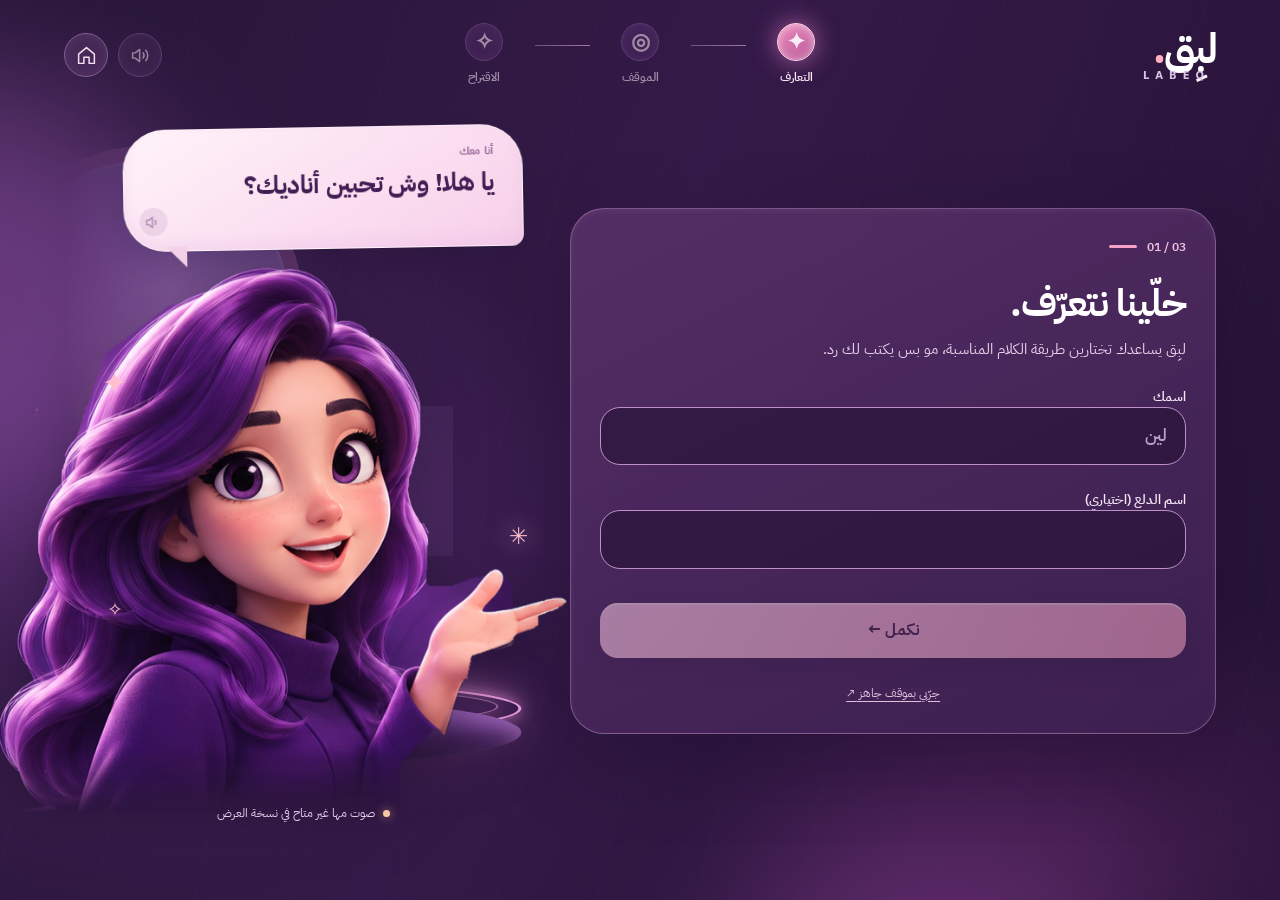
<file: docs/preview.html>
<!doctype html>
<html lang="ar" dir="rtl" data-mode="demo">
<head>
  <meta charset="utf-8" />
  <meta name="viewport" content="width=device-width, initial-scale=1" />
  <meta name="theme-color" content="#251334" />
  <meta name="description" content="لَبِق — مساعدة تفاعلية لاختيار أسلوب التواصل المناسب. اكتبي أو احكي موقفك." />
  <title>لَبِق | وش ودّك تقول؟</title>
  <link rel="preconnect" href="https://fonts.googleapis.com" />
  <link rel="preconnect" href="https://fonts.gstatic.com" crossorigin />
  <link href="https://fonts.googleapis.com/css2?family=IBM+Plex+Sans+Arabic:wght@400;500;600;700&display=swap" rel="stylesheet" />
  <link rel="stylesheet" href="styles.css?v=16-verified" />
</head>
<body>
<div class="app-shell">
  <div class="light-orb orb-one"></div><div class="light-orb orb-two"></div>
  <header class="topbar" aria-label="ترويسة لبق">
    <a class="brand" href="#" aria-label="لبق - الرئيسية" id="brandBtn"><span class="brand-word">لبِق<span class="brand-dot">.</span></span><span class="brand-en">LABEQ</span></a>
    <nav class="topnav" aria-label="مراحل التجربة">
      <span class="nav-stage active" id="nav1"><span class="stage-icon">✦</span><span>التعارف</span></span>
      <span class="nav-wire"></span>
      <span class="nav-stage" id="nav2"><span class="stage-icon">◎</span><span>الموقف</span></span>
      <span class="nav-wire"></span>
      <span class="nav-stage" id="nav3"><span class="stage-icon">✧</span><span>الاقتراح</span></span>
    </nav>
    <div class="header-controls">
      <button class="icon-button sound-control" id="muteBtn" type="button" title="تشغيل أو إيقاف صوت الشخصية" aria-label="تشغيل أو إيقاف الصوت" aria-pressed="true">
        <svg viewBox="0 0 24 24" fill="none" stroke="currentColor" stroke-width="1.7" stroke-linecap="round" stroke-linejoin="round"><path d="M11 5 6 9H3v6h3l5 4V5Z"/><path class="soundwaves" d="M15 9a5 5 0 0 1 0 6m3-9a9 9 0 0 1 0 12"/></svg>
      </button>
      <button class="icon-button" id="restartBtn" type="button" title="بدء جديد" aria-label="ابدئي من جديد">
        <svg viewBox="0 0 24 24" fill="none" stroke="currentColor" stroke-width="1.7" stroke-linecap="round" stroke-linejoin="round"><path d="M3 10.5 12 3l9 7.5V21h-6v-7H9v7H3z"/></svg>
      </button>
    </div>
  </header>

  <main class="layout">
    <section class="stage-panel" aria-label="شخصية لبق التفاعلية" id="stagePanel">
      <canvas class="stage-webgl" id="stageWebgl" aria-hidden="true"></canvas><div class="stage-backdrop" aria-hidden="true"><div class="arched-window"><div class="sun"></div><div class="cityline"></div></div></div>
      <div class="char-dialog reveal" id="charDialog" aria-live="polite" aria-atomic="true">
        <span class="dialog-tag" id="dialogTag">أنا معك</span>
        <p id="dialogText">يا هلا! أنا لبِق، مساعدك لاختيار طريقة الكلام المناسبة، مو بس كتابة رد.</p>
        <button id="repeatBtn" type="button" aria-label="اسمعي كلام الشخصية مرة أخرى" title="إعادة الصوت">
          <svg viewBox="0 0 24 24" fill="none" stroke="currentColor" stroke-width="1.9" stroke-linecap="round"><path d="M11 5 6 9H3v6h3l5 4V5z"/><path d="M15 9a5 5 0 0 1 0 6"/></svg>
        </button>
      </div>
      <div class="twinkle tw-a" aria-hidden="true">✦</div><div class="twinkle tw-b" aria-hidden="true">✳</div><div class="twinkle tw-c" aria-hidden="true">✧</div>
      <div class="avatar-wrap exact-character" id="avatarWrap" data-mood="greet" data-speaking="false" role="img" aria-label="شخصية لبِق بالشعر الموف، مطابقة للرسم المختار مع حركة الفم واليد والتعابير">
        <canvas id="character2d" width="704" height="650" aria-hidden="true"></canvas>
      </div>
      <div class="character-platform" aria-hidden="true"><div class="platform-glow"></div><div class="ring ring-a"></div><div class="ring ring-b"></div><div class="platform-core"></div></div>
      <div class="voice-meta" id="voiceMeta"><span class="status-dot"></span><span id="voiceMetaText">صوت مها غير متاح حاليًا</span></div>
    </section>

    <section class="work-panel" aria-label="تجربة لبق">
      <div class="work-surface">
        <div class="intro-panel" id="introPanel">
          <div class="section-eyebrow"><span class="eyebrow-line"></span><span id="introIndex">01 / 03</span></div>
          <h1 id="introHeading">خلّينا نتعرّف.</h1>
          <p class="intro-subline" id="introSubline">مساعدك لاختيار طريقة الكلام المناسبة، مو بس كتابة رد.</p>
          <div class="step-content" id="stepContent"></div>
          <div class="intro-foot">
            <button type="button" id="prevBtn" class="text-button" hidden>رجوع</button>
            <button type="button" id="nextBtn" class="primary-button">نكمل <span aria-hidden="true">←</span></button>
          </div>
          <button class="try-demo" id="quickDemoBtn" type="button">جرّبي بموقف جاهز <span aria-hidden="true">↗</span></button>
        </div>

        <div class="workspace" id="workspace" hidden>
          <div class="profile-strip" id="profileStrip"><span class="profile-text" id="profileText"></span><button type="button" id="editProfileBtn" class="edit-text">تعديل</button></div>
          <div class="scenario-summary" id="scenarioSummary" hidden>
            <span class="scenario-summary-label">موقفك</span>
            <p id="scenarioSummaryText"></p>
            <button id="editScenarioBtn" type="button" class="edit-text">تعديل</button>
          </div>
          <div class="scenario-box" id="scenarioBox">
            <div class="box-title"><h1>وش صار معك؟</h1><span class="box-mark">01</span></div>
            <textarea id="scenarioInput" maxlength="1500" placeholder="اكتبي الموقف هنا..." rows="3" aria-label="الموقف"></textarea>
            <div class="field-footer">
              <div class="mic-controls">
                <button type="button" id="micBtn" class="mic-button" aria-label="احكي الموقف بصوتك"><svg viewBox="0 0 24 24" fill="none" stroke="currentColor" stroke-width="1.8" stroke-linecap="round"><rect x="9" y="3" width="6" height="12" rx="3"/><path d="M5.5 11a6.5 6.5 0 0 0 13 0M12 17.5V21m-4 0h8"/></svg><span id="micLabel">احكيه بصوتك</span></button>
                <span class="recording-indicator" id="recIndicator" hidden>● أسمعك...</span>
              </div>
              <span class="input-hint" id="inputHint">أو اكتبي الموقف بطريقتك</span>
            </div>
          </div>
          <div class="analysis-bar" id="analysisBar">
            <button type="button" id="analyzeBtn" class="primary-button primary-wide">اقترحي لي ردًا <span aria-hidden="true">✦</span></button>
            <span id="dataBadge" class="data-badge" role="status">جارِ فحص الاتصال...</span>
          </div>
          <div class="result-box" id="resultBox" aria-live="polite" hidden>
            <div class="box-title result-title"><h2>ردّك المقترح</h2><span class="box-mark">عرض بأمثلة جاهزة</span></div>
            <div class="empty-result" id="emptyResult"><span class="empty-glyph">✧</span><span>اقتراحك بيظهر هنا</span></div>
            <div id="filledResult" hidden>
              <div class="result-head"><span class="style-pill" id="stylePill">دبلوماسي</span><span class="recommend-label" id="recommendLabel">الأسلوب المقترح</span></div>
              <p class="reply" id="replyText" dir="rtl"></p>
              <p id="qualityAlert" class="quality-alert" hidden role="status"></p>
              <div class="reply-actions">
                <button type="button" id="copyBtn" class="action-button accent-action">نسخ الرد <span aria-hidden="true">⧉</span></button>
                <button type="button" id="listenReplyBtn" class="action-button"><svg viewBox="0 0 24 24" fill="none" stroke="currentColor" stroke-width="1.9" stroke-linecap="round"><path d="M8 5 19 12 8 19z" fill="currentColor"/></svg> اسمعيه</button>
              </div>
              <details id="replyOptions" class="reply-options">
                <summary>عدّلي الصياغة أو جرّبي أسلوبًا ثانيًا <span aria-hidden="true">⌄</span></summary>
                <div class="reply-option-actions">
                  <button type="button" id="alternateBtn" class="action-button">صياغة ثانية</button>
                  <button type="button" id="formalityBtn" class="action-button">صياغة رسمية</button>
                  <button id="changeStyleBtn" type="button" class="action-button">غيّري الأسلوب <span aria-hidden="true">⌄</span></button>
                </div>
                <div class="style-choices" id="styleChoices" hidden role="group" aria-label="اختيار أسلوب آخر"></div>
              </details>
            </div>
            <section class="coach-learning" id="coachLearning" hidden>
              <div class="coach-takeaway"><span class="coach-spark">✦</span><div><strong>الفكرة وراء الأسلوب</strong><p id="coachGlimpse"></p></div></div>
              <details class="coach-insight" id="coachInsight">
                <summary>تعلّمي متى تستخدمينه <span aria-hidden="true">⌄</span></summary>
                <div class="coach-insight-content">
                  <div class="coach-guidance">
                    <p><strong>يناسب إذا:</strong> <span id="coachWhy"></span></p>
                    <p><strong>انتبهي:</strong> <span id="coachWatch"></span></p>
                  </div>
                  <details class="coach-compare" id="coachCompare">
                    <summary>قارني مع أسلوب ثاني <span aria-hidden="true">⌄</span></summary>
                    <div class="coach-compare-grid" id="coachCompareCards"></div>
                    <p class="coach-disclaimer">أمثلة تعليمية عامة، وليست تفسيرًا داخليًا لقرار المودل.</p>
                  </details>
                </div>
              </details>
            </section>
          </div>
          <div class="bottom-foot"><span id="confidenceNote">راجعي الصياغة قبل إرسالها.</span><button type="button" id="anotherBtn" class="mini-link">موقف جديد ↗</button></div>
        </div>
      </div>
    </section>
  </main>
  <div id="toast" role="status" aria-live="polite"></div>
</div>
<script src="character2d.js?v=16-verified"></script>
<script src="app.js?v=16-verified"></script>
<script src="coach.js?v=16-verified"></script>
</body>
</html>
</file>
<file: docs/styles.css>
:root{--bg:#241232;--deep:#1D102B;--purple:#3C2050;--card:#432656;--white:#FFF5FE;--lavender:#F7DCEF;--pink:#F2B2D5;--rose:#F3A2B8;--rose2:#F8C0DB;--outline:rgba(255,227,255,.18);--muted:#CBB5D5;--cream:#FFEBF7;--dark-text:#3C2052}
*{box-sizing:border-box}
html{min-width:320px;min-height:100%;scroll-behavior:smooth}
body{margin:0;background:var(--bg);color:#fff;font-family:"IBM Plex Sans Arabic",Tahoma,Arial,sans-serif;line-height:1.55;overflow-x:hidden;-webkit-font-smoothing:antialiased}
button,input,textarea{font:inherit}
button{cursor:pointer}
button:disabled{cursor:not-allowed;opacity:.54}
button:focus-visible,input:focus-visible,textarea:focus-visible{outline:2px solid #FFCFEB;outline-offset:4px}
[hidden]{display:none!important}
.app-shell{min-height:100vh;overflow:hidden;position:relative;isolation:isolate;background:radial-gradient(ellipse 55% 60% at 8% 58%,rgba(132,67,165,.35),transparent 70%),radial-gradient(ellipse 43% 40% at 85% 93%,rgba(141,57,143,.26),transparent 72%),linear-gradient(115deg,#281638 2%,#341A48 46%,#241234 100%)}
.app-shell:before{content:"";position:absolute;inset:0;opacity:.12;z-index:-1;pointer-events:none;background:repeating-linear-gradient(103deg,transparent 0 96px,rgba(255,255,255,.08) 97px 98px)}
.light-orb{position:absolute;z-index:-1;pointer-events:none;border-radius:50%;filter:blur(70px);opacity:.5}
.orb-one{width:450px;height:450px;background:#9856B0;top:8%;left:-270px}.orb-two{width:430px;height:430px;background:#863C8E;bottom:-360px;right:11%}
.topbar{height:104px;max-width:1540px;margin:auto;padding:18px 5% 12px;display:grid;grid-template-columns:1fr 1.6fr 1fr;align-items:center;position:relative;z-index:9}
.brand{text-decoration:none;color:white;display:flex;align-items:flex-start;flex-direction:column;justify-content:center;line-height:1.02;width:max-content;transition:transform .25s}.brand:hover{transform:translateY(-2px)}.brand-word{font-size:42px;font-weight:700;letter-spacing:-2px}.brand-dot{color:#FFAFBD}.brand-en{font-family:system-ui,Arial;letter-spacing:6px;font-size:10px;font-weight:600;margin-right:6px;color:#D9C4E4}
.topnav{display:flex;justify-content:center;align-items:center;gap:8px}.nav-stage{min-width:85px;display:flex;align-items:center;gap:7px;flex-direction:column;opacity:.55;color:#FBEAF7;font-size:12px;font-weight:600;transition:opacity .3s}.nav-stage.active,.nav-stage.done{opacity:1}.stage-icon{width:38px;height:38px;border-radius:50%;display:grid;place-items:center;font-size:22px;background:#4D2A62;border:1px solid #815A94;box-shadow:inset 0 2px 12px #BC78E02A}.nav-stage.active .stage-icon{background:linear-gradient(145deg,#EA88B9,#BC5D9D);border-color:#FFD0E7;box-shadow:0 0 25px #F185D1A3,inset 0 1px 8px #FFF8}.nav-stage.done .stage-icon{background:#754583}.nav-wire{width:55px;height:1px;background:linear-gradient(90deg,#956F9C,#DEACD2);margin-bottom:20px;opacity:.65}
.header-controls{display:flex;gap:10px;justify-content:flex-end}.icon-button{width:44px;height:44px;border:1px solid #855B97;color:#F3DFEE;display:grid;place-items:center;border-radius:50%;background:#5634698C;box-shadow:inset 0 1px 12px #FFF1}.icon-button:hover{background:#704983;transform:translateY(-1px)}.icon-button svg{width:21px;height:21px}.icon-button.muted .soundwaves{display:none}
.layout{max-width:1540px;margin:auto;padding:0 5% 42px;display:grid;grid-template-columns:minmax(500px,1.12fr) minmax(370px,.83fr);gap:28px;align-items:stretch;min-height:calc(100vh - 104px)}
.stage-panel{grid-column:2;grid-row:1;min-width:0;min-height:710px;position:relative;isolation:isolate;display:flex;align-items:center;justify-content:center}
.stage-backdrop{position:absolute;inset:3% 0 12%;z-index:-2;overflow:hidden;border-radius:24px;mask-image:linear-gradient(90deg,transparent 0%,black 22%,black 90%,transparent 100%)}
.arched-window{position:absolute;width:66%;height:84%;left:-16%;top:3%;border-radius:250px 250px 8px 8px;background:linear-gradient(180deg,#9B74CC 0%,#BC90DA 40%,#E7A9CF 83%,#D99EBD);border:14px solid #9D5C9B;box-shadow:inset 0 0 0 3px #F9CBDF3B,0 0 60px #A871B53D;opacity:.73;overflow:hidden;filter:blur(.1px)}.arched-window:before{content:"";position:absolute;inset:0;background:radial-gradient(circle at 60% 50%,#F8CFDD55,transparent 65%)}.sun{position:absolute;top:43%;left:26%;width:66px;height:66px;background:#FFD5DA;border-radius:50%;box-shadow:0 0 55px #FFD5DA}.cityline{position:absolute;bottom:0;width:100%;height:30%;background:linear-gradient(180deg,transparent 0%,#745B9E77 7%),repeating-linear-gradient(90deg,#7A5A9F 0 24px,#9A78B4 25px 38px,#6E559A 39px 50px);clip-path:polygon(0 42%,12% 42%,12% 25%,22% 25%,22% 50%,35% 50%,35% 12%,47% 12%,47% 47%,62% 47%,62% 24%,76% 24%,76% 40%,100% 40%,100% 100%,0 100%);opacity:.6}
.char-dialog{position:absolute;top:4%;right:5%;z-index:4;width:min(88%,385px);min-height:122px;padding:17px 28px 19px 32px;background:linear-gradient(150deg,#FFF3F9,#F7CFEA 100%);color:#421E54;border:1px solid #FFF8;box-shadow:0 12px 32px #1B0A302E, inset 0 -7px 14px #E6B5E644;border-radius:42px 42px 12px 42px;transform:rotate(-1deg);display:flex;flex-direction:column;gap:4px;transition:transform .3s}
.char-dialog:after{content:"";position:absolute;bottom:-17px;left:41px;border-top:21px solid #F4D0E8;border-left:21px solid transparent}
.dialog-tag{font-weight:600;color:#8A578C;font-size:11px;letter-spacing:.1px}.char-dialog p{font-size:clamp(17px,2.2vw,25px);font-weight:700;line-height:1.55;margin:0;padding-left:18px;min-height:1.4em;letter-spacing:-.25px}
.char-dialog p .played{color:#DE7D9F}.char-dialog p .upcoming{opacity:.64}
.char-dialog button{position:absolute;left:15px;bottom:15px;border:0;background:#8D5A9140;color:#6C3C7D;width:28px;height:28px;display:grid;place-items:center;border-radius:50%}.char-dialog button svg{width:17px;height:17px}.char-dialog button:hover{background:#D8ABD6}
.avatar-wrap{position:absolute;z-index:2;width:min(100%,520px);bottom:10%;left:50%;transform:translateX(-50%);transform-origin:50% 72%;animation:floatAvatar 5.5s ease-in-out infinite;filter:drop-shadow(0 20px 20px #110A1B44);transition:filter .2s,opacity .45s ease,transform .55s cubic-bezier(.2,.8,.2,1);perspective:1200px;transform-style:preserve-3d;opacity:1}.avatar-wrap.reveal{animation:floatAvatar 5.5s ease-in-out infinite, avatarReveal .62s cubic-bezier(.18,.84,.28,1)}.avatar-svg{display:block;width:100%;height:auto;overflow:visible;--mouthY:.8;--mouthX:1;transform:rotateY(var(--tiltX,0deg)) rotateX(var(--tiltY,0deg)) translateZ(0);transform-origin:50% 62%;transition:transform .18s ease}.avatar-wrap[data-speaking="true"] .arm-gesture{animation:handTalk 1.2s ease-in-out infinite alternate;transform-origin:345px 485px}.avatar-wrap[data-mood="greet"] .arm-gesture{animation:handWave 1.4s ease-in-out 2;transform-origin:345px 485px}.avatar-wrap[data-mood="think"] #headGroup{animation:thinkHead 2s ease-in-out infinite;transform-origin:285px 350px}.avatar-wrap[data-mood="happy"] #headGroup{animation:happyHead 2s ease-in-out infinite;transform-origin:285px 350px}#mouthOpen{transform-box:fill-box;transform-origin:center;transform:scaleY(var(--mouthY)) scaleX(var(--mouthX));transition:transform 60ms linear}#mouthTongue{transform-box:fill-box;transform-origin:center;transform:translateY(calc(var(--mouthY) * .6px)) scaleY(calc(.75 + var(--mouthY) * .14));transition:transform 60ms linear}#browL,#browR{transform-box:fill-box;transform-origin:center;transition:transform .22s ease, stroke .22s ease, opacity .22s ease}#eyeL .iris,#eyeR .iris{transform:translate(var(--lookX,0px),var(--lookY,0px));transition:transform .12s ease}#eyes{transition:opacity .06s}#blinkOverlay{transition:opacity .06s}.avatar-wrap.blinking #eyes{opacity:0}.avatar-wrap.blinking #blinkOverlay{opacity:1}.avatar-wrap[data-speaking="true"] #mouthOpen{opacity:1}.avatar-wrap[data-speaking="true"] #mouthTongue{opacity:.95}.avatar-wrap[data-speaking="true"] #mouthLine{opacity:0}.avatar-wrap[data-mood="happy"] #mouthSmile{opacity:1}.avatar-wrap[data-mood="happy"] #mouthLine{opacity:0}.avatar-wrap[data-mood="happy"] #browL{transform:translateY(-3px) rotate(-4deg)}.avatar-wrap[data-mood="happy"] #browR{transform:translateY(-2px) rotate(4deg)}.avatar-wrap[data-mood="think"] #browL{transform:translateY(4px) rotate(7deg)}.avatar-wrap[data-mood="think"] #browR{transform:translateY(-1px) rotate(-6deg)}.avatar-wrap[data-mood="sorry"] #browL{transform:translateY(6px) rotate(-11deg)}.avatar-wrap[data-mood="sorry"] #browR{transform:translateY(7px) rotate(11deg)}.avatar-wrap[data-mood="sorry"] #mouthSmile{opacity:0}.avatar-wrap[data-mood="sorry"] #mouthLine{opacity:1;transform:translateY(3px) scaleX(.9)}.avatar-wrap[data-mood="greet"] #browL{transform:translateY(-2px)}.avatar-wrap[data-mood="greet"] #browR{transform:translateY(-2px)}
.character-platform{position:absolute;bottom:12%;left:50%;width:min(91%,480px);height:85px;transform:translateX(-50%);z-index:1;pointer-events:none}.platform-core{height:63px;position:absolute;inset:18px 0 0;background:linear-gradient(180deg,#8248A9,#47245E 56%,#261636);border-radius:50%;box-shadow:0 14px 40px #140A2466,inset 0 11px 20px #E6A5FB66}.ring{position:absolute;border-radius:50%;border:3px solid #F5A3E9;box-shadow:0 0 17px #F397DDB0,0 0 48px #FFA9DC50;inset:0}.ring-a{inset:0 0 34px}.ring-b{inset:5px 23px 43px;border-width:2px;opacity:.55}.platform-glow{position:absolute;inset:0;background:#E27ADE44;filter:blur(29px);border-radius:50%}
.twinkle{position:absolute;color:#FFBFCE;z-index:3;filter:drop-shadow(0 0 12px #F5A9DF);pointer-events:none}.tw-a{left:8%;top:34%;font-size:30px;animation:spark 3s infinite}.tw-b{right:3%;top:55%;font-size:23px;animation:spark 3.6s .9s infinite}.tw-c{left:9%;bottom:31%;font-size:19px;animation:spark 3.3s 1.2s infinite}
.voice-meta{position:absolute;bottom:0;right:50%;transform:translateX(50%);display:flex;align-items:center;justify-content:center;gap:8px;font-size:12px;color:#E6CFEA;text-align:center;min-width:300px}.status-dot{width:7px;height:7px;border-radius:100%;background:#F8C9A4;box-shadow:0 0 10px #FCC8A3A8;flex:none}.voice-meta.ready .status-dot{background:#A5E4BD;box-shadow:0 0 10px #A5E4BD88}
.work-panel{grid-column:1;grid-row:1;min-width:0;display:flex;align-items:center;justify-content:center;padding:20px 0 40px}.work-surface{border:1px solid rgba(251,203,249,.30);background:linear-gradient(150deg,#5D38739A 0%,#4D2B619B 63%,#5D396EB0);border-radius:42px;padding:34px;box-shadow:0 28px 80px #16092245, inset 0 2px 6px #FFD9F311;width:100%;backdrop-filter:blur(18px);min-height:500px}.intro-panel{min-height:410px;display:flex;flex-direction:column}.section-eyebrow{display:flex;align-items:center;gap:10px;color:#F2C0DC;font-size:12px;font-weight:600;direction:ltr;justify-content:flex-end}.eyebrow-line{height:3px;width:28px;border-radius:10px;background:#F5A0C6}.intro-panel h1{font-size:clamp(26px,3vw,40px);margin:18px 0 2px;font-weight:700;letter-spacing:-1px}.intro-subline{margin:0 0 24px;color:#E7D1EA;font-size:15px;line-height:1.6}.step-content{min-height:142px;flex:1}.field-label{display:block;margin-bottom:9px;font-weight:600;font-size:13px;color:#F6E7F4}.pretty-input{border:1px solid #BD90C8;background:rgba(36,18,50,.60);border-radius:20px;color:white;padding:15px 18px;width:100%;font-size:17px;transition:border-color .2s,background .2s}.pretty-input::placeholder{color:#B99ECA}.pretty-input:focus{border-color:#F7BFE0;background:#2F1C40;outline:0}.input-sub{font-size:12px;color:#CDB9D4;margin-top:9px}.input-stack{display:grid;gap:16px}.chips-grid{display:grid;grid-template-columns:repeat(2,minmax(0,1fr));gap:12px}.choice-chip{position:relative;min-height:84px;border:1px solid #AB7EBB;background:linear-gradient(155deg,#6D477E,#4D2F60);border-radius:20px;color:#FDF0F9;text-align:right;padding:14px 16px;transition:all .22s;display:flex;flex-direction:column;justify-content:center;gap:1px;box-shadow:inset 0 1px 0 #FFFFFF10,0 10px 26px #180B2226}.choice-chip:hover{transform:translateY(-2px) scale(1.01);border-color:#FBD0E8;background:#744B88}.choice-chip.active{background:linear-gradient(140deg,#F7DBEF,#E8B2DE);border-color:#FFE5F4;color:#432554;box-shadow:0 10px 28px #250D2D42,inset 0 1px 0 #FFFFFF88}.choice-icon{font-size:23px;line-height:1.2;margin-bottom:2px}.choice-title{font-weight:700;font-size:15px}.choice-sub{font-size:11px;opacity:.77}.choice-chip.active .choice-sub{opacity:.8}.intro-foot{display:flex;align-items:center;gap:16px;justify-content:space-between;margin-top:25px}.primary-button{border:0;border-radius:18px;min-height:55px;background:linear-gradient(110deg,#FBC8E0,#F2A1BF);color:#442049;font-size:16px;font-weight:700;padding:11px 26px;box-shadow:0 9px 24px #1C0A242E,inset 0 2px 0 #FFF7;transition:transform .2s,box-shadow .2s}.primary-button:hover:not(:disabled){transform:translateY(-2px);box-shadow:0 13px 28px #1C0A2444}.primary-button span{margin-right:10px}.intro-foot .primary-button{flex:1}.text-button{background:transparent;border:1px solid #B58BC4;color:#E6D1E8;border-radius:16px;min-height:54px;padding:8px 24px}.text-button:hover{background:#FFFFFF16}.try-demo{font-size:12px;color:#E2C0DD;border:0;background:transparent;text-decoration:underline;text-underline-offset:4px;margin:22px auto 0;display:block;padding:4px 8px}.try-demo:hover{color:white}
.workspace{display:flex;flex-direction:column;gap:14px}.profile-strip{min-height:50px;padding:9px 17px;display:flex;align-items:center;justify-content:space-between;gap:10px;border:1px solid #AC80BA80;background:rgba(35,16,46,.28);border-radius:16px}.profile-text{font-size:12px;color:#ECD8ED;overflow:hidden;white-space:nowrap;text-overflow:ellipsis}.edit-text{background:transparent;color:#FFD2ED;border:0;text-decoration:underline;text-underline-offset:3px;font-size:12px;flex:none}.edit-text:hover{color:white}
.scenario-box,.result-box{border:1px solid #BD86C16E;background:#4C2A5F9C;border-radius:25px;padding:18px 20px;box-shadow:inset 0 2px 3px #FFFFFF0A}.box-title{display:flex;justify-content:space-between;align-items:center;margin-bottom:11px}.box-title h1,.box-title h2{margin:0;font-size:20px;font-weight:700}.box-mark{font-size:12px;font-family:system-ui;letter-spacing:1px;color:#DCAFD4}.scenario-box textarea{width:100%;resize:vertical;min-height:94px;max-height:250px;border-radius:16px;padding:16px 18px;background:#2B193E;border:1px solid #936AA6;color:white;font-size:15px;line-height:1.8;outline:none}.scenario-box textarea:focus{border-color:#F2B2D5}.scenario-box textarea::placeholder{color:#B99DC3}.field-footer{display:flex;gap:12px;justify-content:space-between;align-items:center;min-height:49px}.mic-controls{display:flex;align-items:center;gap:9px}.mic-button{display:flex;align-items:center;gap:8px;color:#FFF0FA;border:1px solid #AA7AB7;background:#68427C;border-radius:16px;padding:9px 13px;font-size:13px;font-weight:600}.mic-button svg{width:18px;height:18px}.mic-button:hover{background:#80518E}.mic-button.recording{background:#B95086;border-color:#FFD1E5;box-shadow:0 0 0 4px #F995C424;animation:recordPulse 1.2s infinite}.recording-indicator{color:#F9C2D8;font-size:12px}.input-hint{color:#CFB0D9;font-size:11px;text-align:left}
.analysis-bar{display:flex;justify-content:space-between;align-items:center;gap:12px}.primary-wide{width:auto;min-width:215px;min-height:48px;font-size:14px;border-radius:14px}.data-badge{font-size:11px;color:#EFD8E6;background:#533165;padding:7px 11px;border:1px solid #8F698F;border-radius:40px;text-align:center}.result-box{background:linear-gradient(170deg,rgba(95,53,112,.92),rgba(75,39,93,.95));min-height:187px}.empty-result{min-height:100px;border-radius:17px;border:1px dashed #A57DAD;background:#381F4B75;display:flex;align-items:center;justify-content:center;gap:11px;color:#E3C6E5;font-size:14px}.empty-glyph{font-size:23px;color:#F7B7D5}.result-head{display:flex;gap:10px;align-items:center;justify-content:space-between;margin-bottom:11px}.style-pill{display:inline-flex;align-items:center;justify-content:center;padding:5px 14px;background:#F6D3E8;color:#502658;border-radius:15px;font-size:12px;font-weight:700}.mini-link{border:0;background:none;color:#F9D7EF;font-size:12px;text-decoration:underline;text-underline-offset:4px}.mini-link:hover{color:white}.style-choices{display:flex;flex-wrap:wrap;gap:7px;margin-bottom:12px}.style-select{border:1px solid #CBA0CE;background:#4A2B60;color:#FBE7F6;font-size:12px;border-radius:12px;padding:7px 11px}.style-select.chosen{background:#F3C8E7;color:#4B255B}.reply{margin:0;border-radius:19px;background:linear-gradient(100deg,#FFF2FB,#F6D7EC);color:#49235A;padding:17px 18px;font-size:clamp(15px,1.65vw,18px);font-weight:600;line-height:1.75;min-height:75px}.reply-actions{display:flex;flex-wrap:wrap;gap:8px;align-items:center;margin-top:12px}.action-button{background:#694679;color:#FFF0FC;border:1px solid #9F77AC;border-radius:13px;padding:8px 13px;min-height:37px;display:flex;align-items:center;gap:5px;font-size:12px;font-weight:600}.action-button:hover{background:#80538F}.action-button svg{width:16px;height:16px}.accent-action{background:#F1A7D0;color:#44204E;border-color:#FFD5EC}.accent-action:hover{background:#FFD1E9}.bottom-foot{display:flex;gap:10px;justify-content:space-between;align-items:center}.bottom-foot>span{font-size:10px;color:#C9B1D1;max-width:80%;line-height:1.5;text-align:right}
#toast{position:fixed;z-index:50;bottom:24px;left:50%;transform:translateX(-50%) translateY(15px);padding:12px 21px;background:#FFF1F9;color:#482452;border:1px solid #E4B9D5;border-radius:14px;box-shadow:0 18px 50px #12081D99;font-size:13px;font-weight:600;opacity:0;pointer-events:none;transition:opacity .24s,transform .24s;max-width:min(90vw,500px);text-align:center}#toast.show{opacity:1;transform:translateX(-50%) translateY(0)}
@keyframes avatarReveal{0%{opacity:0;transform:translateX(-50%) translateY(18px) scale(.95)}100%{opacity:1;transform:translateX(-50%) translateY(0) scale(1)}}@keyframes bubbleReveal{0%{opacity:0;transform:translateY(12px) scale(.96)}100%{opacity:1;transform:translateY(0) scale(1)}}
@keyframes floatAvatar{0%,100%{transform:translateX(-50%) translateY(0)}50%{transform:translateX(-50%) translateY(-9px)}}@keyframes handTalk{0%{transform:rotate(0)}100%{transform:rotate(-9deg)}}@keyframes handWave{0%,100%{transform:rotate(0)}30%{transform:rotate(-10deg)}60%{transform:rotate(7deg)}}@keyframes thinkHead{0%,100%{transform:rotate(0)}50%{transform:rotate(2deg)}}@keyframes happyHead{0%,100%{transform:rotate(0)}40%{transform:rotate(-3deg)}}@keyframes spark{0%,100%{opacity:.4;transform:scale(.86)}50%{opacity:1;transform:scale(1.2)}}@keyframes recordPulse{0%,100%{box-shadow:0 0 0 0 #F995C46B}50%{box-shadow:0 0 0 9px #F995C400}}
@media(max-width:1180px){.topbar{padding-left:3.5%;padding-right:3.5%}.layout{padding-left:3.5%;padding-right:3.5%;gap:9px;grid-template-columns:minmax(470px,1.08fr) minmax(330px,.77fr)}.work-surface{padding:25px}.stage-panel{min-height:630px}.char-dialog{top:5%;right:1%}.avatar-wrap{width:120%;bottom:10%}}
@media(max-width:860px){.topbar{height:84px;grid-template-columns:1fr auto;padding:14px 5%}.topnav{display:none}.brand-word{font-size:35px}.header-controls{grid-column:2}.layout{display:flex;flex-direction:column;padding:0 4% 32px;gap:0}.stage-panel{min-height:380px;height:390px;flex:none;order:0}.work-panel{order:1;padding:0 0 30px;position:relative;z-index:5;margin-top:-12px}.char-dialog{right:4%;top:0;width:57%;padding:12px 18px 17px;min-height:100px;border-radius:25px 25px 10px 25px}.char-dialog p{font-size:19px}.avatar-wrap{bottom:-12%;left:31%;width:380px;max-width:72%;}.character-platform{bottom:0;left:34%;width:320px;max-width:70%}.stage-backdrop{inset:0}.arched-window{width:60%;left:-6%;height:100%}.voice-meta{display:none}.work-surface{padding:22px;border-radius:29px}.intro-panel{min-height:360px}.tw-a{left:5%;top:35%}.tw-b{right:10%;top:65%}}
@media(max-width:520px){.topbar{height:72px}.brand-word{font-size:31px}.brand-en{font-size:8px}.icon-button{width:39px;height:39px}.stage-panel{height:370px;min-height:370px}.char-dialog{width:62%;min-height:93px;top:0;right:0;padding:12px 14px 19px}.char-dialog p{font-size:16px;padding-left:8px}.char-dialog button{left:9px;bottom:9px}.avatar-wrap{left:29%;bottom:-1%;width:300px;max-width:78%}.character-platform{bottom:1%;left:29%;width:265px}.work-panel{margin-top:-6px}.work-surface{padding:17px;border-radius:25px}.intro-panel h1{font-size:29px;margin-top:10px}.chips-grid{gap:8px}.choice-chip{min-height:76px;padding:10px 11px;border-radius:15px}.choice-title{font-size:13px}.choice-icon{font-size:21px}.intro-foot{margin-top:18px}.primary-button{min-height:52px}.profile-strip{padding:8px 11px}.profile-text{font-size:11px}.scenario-box,.result-box{padding:14px 13px;border-radius:20px}.box-title h1,.box-title h2{font-size:18px}.scenario-box textarea{min-height:91px;padding:12px}.analysis-bar{align-items:center}.primary-wide{min-width:0;flex:1}.data-badge{font-size:10px;white-space:nowrap;padding:6px 8px}.input-hint{display:none}.reply-actions{gap:6px}.action-button{font-size:11px;padding:8px 10px}.reply{font-size:15px;padding:14px}.bottom-foot>span{font-size:9px}.stage-backdrop{opacity:.7}}
@media(prefers-reduced-motion:reduce){*,*:before,*:after{animation-duration:.001ms!important;animation-iteration-count:1!important;scroll-behavior:auto!important;transition-duration:.001ms!important}}

/* V8: Exact approved character artwork, not procedural 3D geometry. */
.exact-character{width:min(132%,610px);bottom:8%;left:45%;filter:drop-shadow(0 26px 27px #11071B66);will-change:transform,opacity;pointer-events:none}
.exact-character canvas{display:block;width:100%;height:auto;filter:saturate(1.03)}
.exact-character.reveal{animation:floatAvatar 5.5s ease-in-out infinite,avatarReveal .67s cubic-bezier(.18,.84,.28,1)}
.exact-character.leaving{opacity:0;transform:translateX(-49%) translateY(100px) scale(.85);transition:opacity .5s ease,transform .65s ease}
.mood-tray{position:absolute;z-index:7;bottom:22px;left:50%;transform:translateX(-50%);display:flex;direction:rtl;justify-content:center;gap:7px;background:rgba(50,21,68,.79);border:1px solid #BE86CD85;border-radius:19px;padding:8px 10px;box-shadow:0 14px 25px #160A2170;backdrop-filter:blur(15px);max-width:100%}
.expression-choice{border:1px solid transparent;background:transparent;color:#ECD4F0;display:flex;align-items:center;flex-direction:column;gap:3px;padding:3px 4px 2px;border-radius:12px;min-width:53px;line-height:1.2;font-size:10px;transition:background .2s,transform .2s,border .2s}
.expression-choice:hover{transform:translateY(-3px);background:#A65CB945}
.expression-choice.active{border-color:#FFDAF0AA;background:#C786CF35;color:white}
.expression-choice img{width:45px;height:43px;object-fit:cover;object-position:center 29%;border-radius:10px;box-shadow:0 2px 7px #1C0D2D66}
.transition-symbol{font-size:33px;line-height:43px;width:45px;height:43px;display:block;color:#FACFE9}
.voice-meta{bottom:116px;z-index:5}
.char-dialog{z-index:6;right:4%;top:3%;width:min(91%,400px)}
.stage-backdrop{opacity:.52}
.stage-panel{overflow:visible}
@media(max-width:860px){.exact-character{width:420px;max-width:96%;left:34%;bottom:-17%;}.mood-tray{bottom:0;padding:4px 6px;gap:3px}.expression-choice{min-width:40px;font-size:9px;padding:2px}.expression-choice img{width:34px;height:33px}.transition-symbol{height:33px;width:34px;font-size:28px;line-height:33px}.character-platform{bottom:3%;}}
@media(max-width:520px){.exact-character{width:340px;max-width:95%;left:32%;bottom:-9%}.char-dialog{z-index:9;width:64%;min-height:85px;right:1%;top:-1%}.mood-tray{bottom:-13px;max-width:96%}.expression-choice img{width:32px;height:29px}.expression-choice{font-size:8px;min-width:38px}.transition-symbol{height:29px;width:32px;line-height:29px}.voice-meta{display:none}}
@media(prefers-reduced-motion:reduce){.exact-character{animation:none!important;transition:none!important}}

/* Keep expression controls clear of the form on small screens. */
@media(max-width:520px){.stage-panel{height:400px;min-height:400px}.work-panel{margin-top:16px}.exact-character{bottom:-7%}.mood-tray{bottom:2px}.voice-meta{display:none}}

/* V10: no expression-picker toolbar: the character reacts to context. */
.exact-character{bottom:6%;}
.voice-meta{bottom:35px;}
@media (max-width:860px){.exact-character{bottom:-14%;}.voice-meta{bottom:15px;}}
@media (max-width:520px){.exact-character{bottom:-6%;}.stage-panel{height:390px;min-height:390px}.work-panel{margin-top:10px;}}

/* LABEQ Coach — purposeful, optional learning on the same screen. */
.coach-guess{border:1px solid #9968AD;background:rgba(42,24,61,.65);border-radius:16px;margin:12px 0 12px;color:#F9E6F8}
.coach-guess>summary{cursor:pointer;padding:11px 15px;display:flex;align-items:center;gap:9px;font-weight:700;font-size:13px;list-style:none}
.coach-guess>summary::-webkit-details-marker,.coach-compare>summary::-webkit-details-marker{display:none}
.coach-spark{color:#FFBEDE;font-size:18px;line-height:1}
.coach-optional{font-size:10px;color:#D9BBD9;font-weight:500;margin-right:auto}
.coach-guess-inner{padding:0 13px 13px}
.coach-guess-inner p{font-size:12px;color:#DBBDD9;line-height:1.65;margin:2px 0 9px}
.coach-guess-options{display:flex;flex-wrap:wrap;gap:6px}
.coach-guess-options button{border:1px solid #9D79A8;background:#53356C;color:#F4DEEE;border-radius:12px;font:inherit;font-size:11px;padding:8px 11px;cursor:pointer;transition:.18s}
.coach-guess-options button:hover{background:#705087;border-color:#FFD1EA}
.coach-guess-options button[aria-pressed="true"]{background:#EDC2DE;color:#442551;border-color:#FFE1EE;font-weight:700}
.coach-insight{margin-top:15px;padding:15px 14px 12px;border:1px solid #A97FB0;border-radius:19px;background:linear-gradient(145deg,#412850,#352041);color:#F7E6F6}
.coach-insight-top{display:flex;align-items:center;gap:9px;margin-bottom:10px}
.coach-insight-heading{font-size:14px;font-weight:700}
.coach-feedback{background:#694576;border-radius:11px;padding:9px 11px;font-size:11px;line-height:1.7;color:#FAE8F7;margin:0 0 11px}
.coach-guidance{display:grid;grid-template-columns:1fr 1fr;gap:10px}
.coach-guidance>div{border:1px solid #865F90;background:#392342;padding:12px;border-radius:13px}
.coach-mini-label{color:#F5BAD8;font-size:10px;font-weight:700}
.coach-guidance p{font-size:12px;line-height:1.7;margin:4px 0 0;color:#F7E4F4}
.coach-compare{margin-top:12px;border-top:1px solid #9D78A24D;padding-top:10px}
.coach-compare summary{font-size:12px;cursor:pointer;display:flex;align-items:center;justify-content:space-between;color:#F8CCE7;font-weight:700;list-style:none}
.coach-compare-grid{display:grid;grid-template-columns:1fr 1fr;gap:9px;margin-top:11px}
.coach-comparison-card{border-radius:13px;background:#51335F;border:1px solid #9A74A4;padding:11px}
.coach-comparison-card.best{background:#69467C;border-color:#C9A0C9}
.coach-comparison-card strong{font-size:12px;color:#FFE2F2}
.coach-comparison-card p{font-size:12px;line-height:1.65;margin:6px 0;color:#F3E3F2}
.coach-comparison-card small{color:#DDBBDC;font-size:10px;line-height:1.6;display:block}
.coach-disclaimer{font-size:10px;line-height:1.7;color:#D5B9D8;margin:8px 0 0}
@media(max-width:520px){.coach-guidance,.coach-compare-grid{grid-template-columns:1fr}.coach-insight{padding:12px}.coach-optional{font-size:9px}.coach-guess>summary{padding:10px 11px;font-size:12px}}

/* V14 — Clear journey, one decision, progressive communication coaching */
.work-surface{padding:29px 29px 27px;min-height:0;border-radius:34px;background:linear-gradient(154deg,rgba(86,48,104,.91),rgba(61,32,81,.95));}
.intro-panel{min-height:370px}
.intro-subline{max-width:480px;line-height:1.8}
.workspace{gap:13px}
.profile-strip{min-height:45px;border-color:rgba(236,184,228,.17);background:rgba(30,13,49,.25);padding:9px 16px}
.scenario-box{background:transparent;border:0;padding:10px 0 0;box-shadow:none}
.scenario-box .box-title h1{font-size:23px}
.scenario-box .box-mark{display:none}
.scenario-box textarea{min-height:140px;border-radius:22px;border:1px solid rgba(233,188,232,.46);background:rgba(31,17,49,.73);font-size:16px;padding:18px 19px}
.field-footer{padding-top:9px}
.analysis-bar{display:flex;flex-direction:column;align-items:stretch;gap:10px;margin-top:7px}
.primary-wide{width:100%;font-size:16px;min-height:57px;border-radius:17px;letter-spacing:0}
.data-badge{align-self:center;border:none;background:transparent;color:#E8CEE3;padding:0;font-size:11px;display:inline-flex;gap:7px;align-items:center}
.data-badge:before{content:"";width:7px;height:7px;border-radius:50%;background:#C4A2C8;box-shadow:0 0 0 3px rgba(255,255,255,.05)}
.data-badge[data-status="online"]:before{background:#9FE1BE}
.data-badge[data-status="offline"]:before{background:#E9A0B1}
.scenario-summary{background:rgba(38,18,56,.42);border:1px solid rgba(230,174,221,.3);border-radius:20px;padding:15px 17px;display:grid;grid-template-columns:1fr auto;gap:3px 14px;align-items:center}
.scenario-summary-label{grid-column:1;letter-spacing:.2px;font-size:11px;color:#E4C2DB;font-weight:700}
.scenario-summary p{margin:0;grid-column:1;white-space:normal;line-height:1.6;font-size:13px;color:#FAE9F8;max-height:3.2em;overflow:hidden;display:-webkit-box;-webkit-line-clamp:2;-webkit-box-orient:vertical}
.scenario-summary button{grid-column:2;grid-row:1/3;align-self:center}
.result-box{background:rgba(65,34,87,.58);border:1px solid rgba(245,190,230,.3);border-radius:26px;padding:23px;min-height:0;box-shadow:0 18px 34px rgba(30,12,45,.13)}
.result-title{margin:0 0 20px}
.result-title h2{font-size:23px}
.result-title .box-mark{font-size:11px;letter-spacing:0;font-family:inherit;color:#DDC0E4}
.result-head{justify-content:flex-start;gap:10px;margin-bottom:11px}
.recommend-label{font-size:12px;color:#EED3EB}
.style-pill{font-size:12px;min-height:31px;padding:5px 15px;border-radius:30px;background:#F3C6E3}
.reply{min-height:0;padding:24px;border-radius:20px;background:linear-gradient(118deg,#FFF0F9,#F7D5EC);font-size:clamp(18px,2.1vw,23px);font-weight:700;line-height:1.9;color:#452357;letter-spacing:-.22px}
.reply-actions{gap:8px;margin-top:15px;justify-content:flex-start}
.action-button{min-height:39px;border-radius:11px;font-size:12px;padding:8px 13px}
.action-button:first-child{margin-inline-end:auto}
.coach-learning{margin-top:19px;border-top:1px solid rgba(250,208,242,.21);padding-top:17px}
.coach-takeaway{display:flex;align-items:flex-start;gap:11px;padding:0 2px 8px}
.coach-takeaway strong{font-size:13px;color:#FFE9F7}
.coach-takeaway p{margin:3px 0 0;color:#DCC4E0;font-size:12px;line-height:1.75}
.coach-insight{background:transparent;border:0;border-radius:0;margin:0;padding:0}
.coach-insight>summary{display:flex;align-items:center;justify-content:space-between;padding:11px 3px;border-top:1px solid rgba(255,217,245,.14);font-size:12px;color:#F4CBEB;cursor:pointer;font-weight:600;list-style:none}
.coach-insight>summary::-webkit-details-marker{display:none}
.coach-insight-content{padding:0 2px 5px}
.coach-guidance{display:block;padding:8px 0 11px}
.coach-guidance p{margin:6px 0;color:#EEDBEF;font-size:12px;line-height:1.8}
.coach-guidance strong{color:#F4BBDD;font-size:12px}
.coach-compare{margin-top:2px}
.coach-compare>summary{font-size:12px}
.coach-comparison-card{background:#452A59;border-color:#9774A2}
.coach-comparison-card.best{background:#58386E}
.coach-try-style{margin-top:2px;padding-top:8px;border-top:1px solid rgba(255,217,245,.14)}
.coach-try-style .mini-link{padding:8px 2px 3px;text-decoration:none;color:#F2CDE9;font-size:12px}
.style-choices{margin-top:13px;margin-bottom:5px}
.bottom-foot{padding:3px 2px 0;align-items:center}
.bottom-foot>span{font-size:10px;opacity:.84;color:#D4BED7}
@media(max-width:860px){.work-surface{padding:23px}}
@media(max-width:520px){.work-surface{padding:20px}.result-box{padding:16px;border-radius:23px}.scenario-box textarea{min-height:130px}.reply{padding:17px;font-size:19px}.action-button:first-child{margin-inline-end:0}.reply-actions{gap:7px}.result-title h2{font-size:20px}.scenario-summary{padding:13px}.coach-compare-grid{grid-template-columns:1fr}}

/* V14 concise reply controls: only copy and listen are shown by default */
.reply-actions{margin-bottom:7px}
.reply-actions .action-button:first-child{margin-inline-end:0}
.reply-options{border-bottom:1px solid rgba(255,217,245,.14);padding:2px 0 10px}
.reply-options>summary{list-style:none;font-weight:600;font-size:12px;color:#F0D0E8;cursor:pointer;padding:7px 3px;display:flex;align-items:center;justify-content:space-between}
.reply-options>summary::-webkit-details-marker{display:none}
.reply-option-actions{display:flex;flex-wrap:wrap;gap:7px;padding-top:9px}
.reply-option-actions .action-button{font-size:11px;min-height:35px;background:rgba(105,70,121,.8)}
.reply-options .style-choices{margin:11px 0 0}

/* V15: show quality warning only when the model flagged a possible intent mismatch. */
.quality-alert:not([hidden]) {margin: 10px 0 0; padding: 11px 14px; border:1px solid rgba(255,190,205,.5); border-radius:12px; background:rgba(255,190,205,.11); color:#ffe1ec; font-size:.87rem; line-height:1.65;}
</file>
